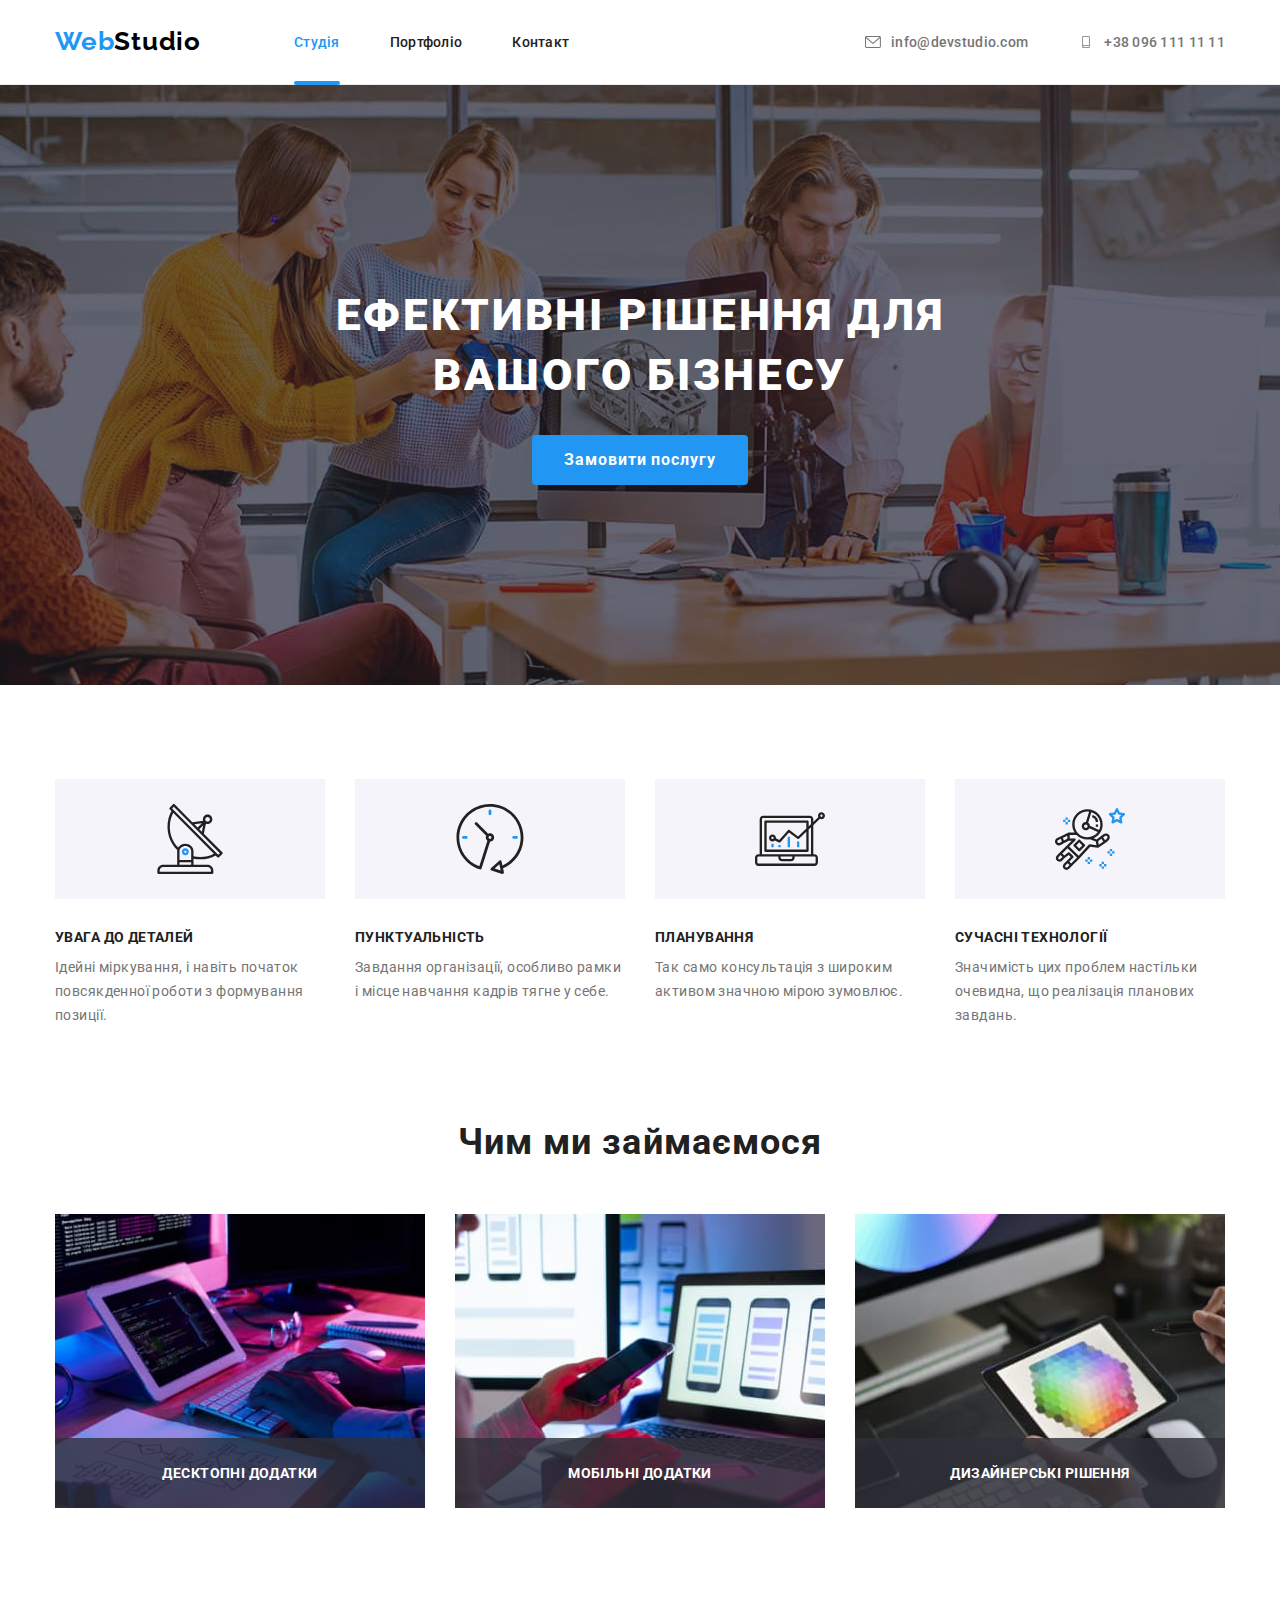
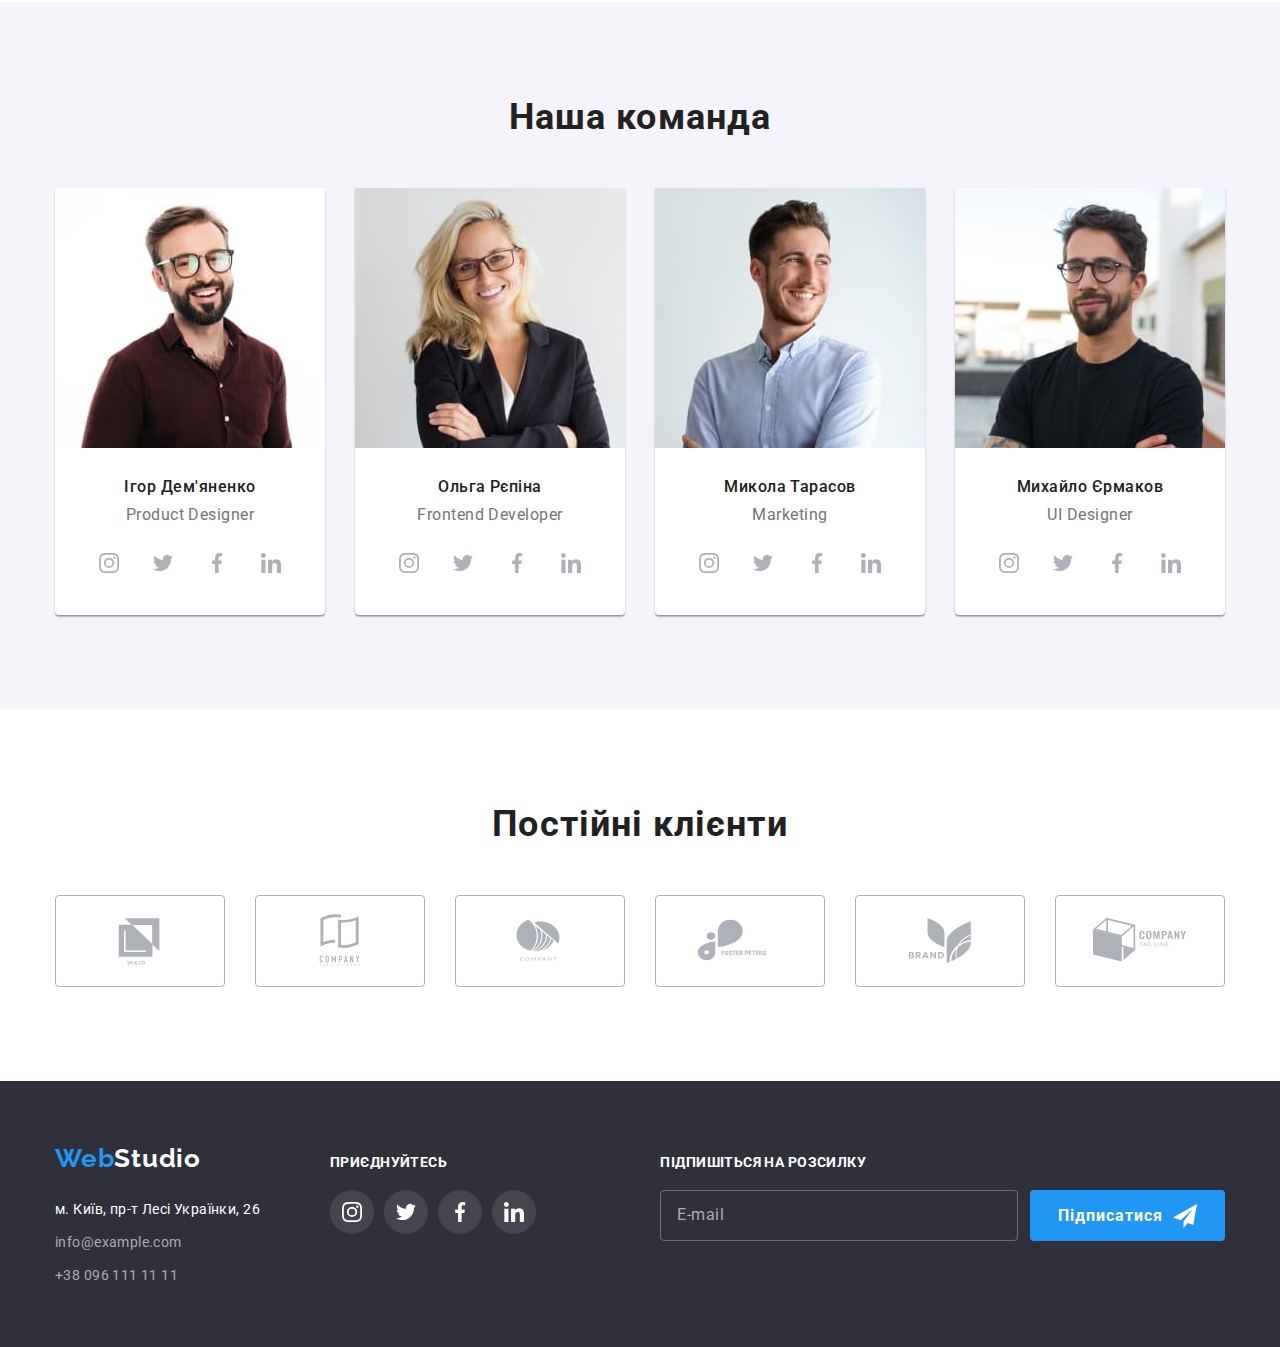
<file: index.html>
<!DOCTYPE html>
<html lang="ru">
  <head>
    <link rel="preconnect" href="https://fonts.googleapis.com" />
    <link rel="preconnect" href="https://fonts.gstatic.com" crossorigin />
    <link
      href="https://fonts.googleapis.com/css2?family=Raleway:wght@700&family=Roboto:wght@400;500;700;900&display=swap"
      rel="stylesheet"
    />
    <link
      rel="stylesheet"
      href="https://cdnjs.cloudflare.com/ajax/libs/modern-normalize/0.6.0/modern-normalize.min.css"
    />
    <link rel="stylesheet" href="./css/styles.css" />
    <meta charset="UTF-8" />
    <meta http-equiv="X-UA-Compatible" content="IE=edge" />
    <meta name="viewport" content="width=device-width, initial-scale=1.0" />
    <title>Document</title>
  </head>

  <body>
    <header class="header">
      <div class="container flex-for-header">
        <a class="logo" href="./index.html" lang="en">Web<span class="logo-accent">Studio</span></a>
        <nav class="nav">
          <ul class="link-list">
            <li class="link-name"><a class="link-item current" href="./index.html">Студія</a></li>
            <li class="link-name"><a class="link-item" href="./portfolio.html">Портфоліо</a></li>
            <li class="link-name"><a class="link-item" href="./">Контакт</a></li>
          </ul>
        </nav>
        <ul class="contact-list">
          <li class="contact-name">
            <a class="contact-item" href="mailto:info@devstudio.com"
              ><svg class="contact-icon" width="16" height="12">
                <use href="./images/icons.svg#icon-envelope"></use></svg
              >info@devstudio.com</a
            >
          </li>
          <li class="contact-name">
            <a class="contact-item" href="tel:+380961111111"
              ><svg class="contact-icon" width="16" height="12">
                <use href="./images/icons.svg#icon-smartphone"></use></svg
              >+38 096 111 11 11</a
            >
          </li>
        </ul>
      </div>
    </header>

    <main>
      <section class="hero">
        <div class="container">
          <h1 class="hero-title">
            Ефективні рішення для <br />
            вашого бізнесу
          </h1>
          <button type="button" class="hero-button" data-modal-open>Замовити послугу</button>
        </div>
      </section>

      <section class="benefits">
        <div class="container">
          <h2 class="visually-hidden">Переваги</h2>
          <ul class="benefit-list">
            <li class="benefit-item">
              <div class="benefit-div">
                <svg class="benefit-icon" width="70" height="70">
                  <use href="./images/icons.svg#icon-antenna"></use>
                </svg>
              </div>
              <h3 class="benefit-title">Увага до деталей</h3>
              <p class="benefit-text">
                Ідейні міркування, і навіть початок повсякденної роботи з формування позиції.
              </p>
            </li>

            <li class="benefit-item">
              <div class="benefit-div">
                <svg class="benefit-icon" width="70" height="70">
                  <use href="./images/icons.svg#icon-clock"></use>
                </svg>
              </div>
              <h3 class="benefit-title">Пунктуальність</h3>
              <p class="benefit-text">
                Завдання організації, особливо рамки і місце навчання кадрів тягне у себе.
              </p>
            </li>

            <li class="benefit-item">
              <div class="benefit-div">
                <svg class="benefit-icon" width="70" height="70">
                  <use href="./images/icons.svg#icon-diagram"></use>
                </svg>
              </div>
              <h3 class="benefit-title">Планування</h3>
              <p class="benefit-text">
                Так само консультація з широким активом значною мірою зумовлює.
              </p>
            </li>

            <li class="benefit-item">
              <div class="benefit-div">
                <svg class="benefit-icon" width="70" height="70">
                  <use href="./images/icons.svg#icon-astronaut"></use>
                </svg>
              </div>
              <h3 class="benefit-title">Сучасні технології</h3>
              <p class="benefit-text">
                Значимість цих проблем настільки очевидна, що реалізація планових завдань.
              </p>
            </li>
          </ul>
        </div>
      </section>

      <section class="activities">
        <div class="container">
          <h2 class="activities-title">Чим ми займаємося</h2>
          <ul class="activities-list">
            <li class="activities-item">
              <div class="activities-thumb">
                <img src="./images/box1.jpg" alt="займаємся1" width="370" />
                <p class="activities-text">Десктопні додатки</p>
              </div>
            </li>

            <li class="activities-item">
              <div class="activities-thumb">
                <img src="./images/box2.jpg" alt="займаємся2" width="370" />
                <p class="activities-text">Мобільні додатки</p>
              </div>
            </li>

            <li class="activities-item">
              <div class="activities-thumb">
                <img src="./images/box3.jpg" alt="займаємся3" width="370" />
                <p class="activities-text">Дизайнерські рішення</p>
              </div>
            </li>
          </ul>
        </div>
      </section>

      <section class="teem">
        <div class="container">
          <h2 class="teem-title">Наша команда</h2>
          <ul class="teem-list">
            <li class="teem-card">
              <img src="./images/teem/igor.jpg" alt="Игорь" width="270" />
              <div class="teem-div">
                <h3 class="teem-member">Ігор Дем'яненко</h3>
                <p lang="en" class="teem-member-text">Product Designer</p>
                <ul class="teem-soc-list">
                  <li class="teem-soc-item">
                    <a href="" class="teem-soc-link"
                      ><svg class="teem-soc-icon" width="20" height="20">
                        <use href="./images/icons.svg#icon-instagram"></use></svg
                    ></a>
                  </li>
                  <li class="teem-soc-item">
                    <a href="" class="teem-soc-link">
                      <svg class="teem-soc-icon" width="20" height="20">
                        <use href="./images/icons.svg#icon-twitter"></use></svg
                    ></a>
                  </li>
                  <li class="teem-soc-item">
                    <a href="" class="teem-soc-link"
                      ><svg class="teem-soc-icon" width="20" height="20">
                        <use href="./images/icons.svg#icon-facebook"></use></svg
                    ></a>
                  </li>
                  <li class="teem-soc-item">
                    <a href="" class="teem-soc-link"
                      ><svg class="teem-soc-icon" width="20" height="20">
                        <use href="./images/icons.svg#icon-linkedin"></use></svg
                    ></a>
                  </li>
                </ul>
              </div>
            </li>
            <li class="teem-card">
              <img src="./images/teem/olga.jpg" alt="Ольга" width="270" />
              <div class="teem-div">
                <h3 class="teem-member">Ольга Рєпіна</h3>
                <p lang="en" class="teem-member-text">Frontend Developer</p>

                <ul class="teem-soc-list">
                  <li class="teem-soc-item">
                    <a href="" class="teem-soc-link"
                      ><svg class="teem-soc-icon" width="20" height="20">
                        <use href="./images/icons.svg#icon-instagram"></use></svg
                    ></a>
                  </li>
                  <li class="teem-soc-item">
                    <a href="" class="teem-soc-link">
                      <svg class="teem-soc-icon" width="20" height="20">
                        <use href="./images/icons.svg#icon-twitter"></use></svg
                    ></a>
                  </li>
                  <li class="teem-soc-item">
                    <a href="" class="teem-soc-link"
                      ><svg class="teem-soc-icon" width="20" height="20">
                        <use href="./images/icons.svg#icon-facebook"></use></svg
                    ></a>
                  </li>
                  <li class="teem-soc-item">
                    <a href="" class="teem-soc-link"
                      ><svg class="teem-soc-icon" width="20" height="20">
                        <use href="./images/icons.svg#icon-linkedin"></use></svg
                    ></a>
                  </li>
                </ul>
              </div>
            </li>
            <li class="teem-card">
              <img src="./images/teem/nickolai.jpg" alt="Николай" width="270" />
              <div class="teem-div">
                <h3 class="teem-member">Микола Тарасов</h3>
                <p lang="en" class="teem-member-text">Marketing</p>

                <ul class="teem-soc-list">
                  <li class="teem-soc-item">
                    <a href="" class="teem-soc-link"
                      ><svg class="teem-soc-icon" width="20" height="20">
                        <use href="./images/icons.svg#icon-instagram"></use></svg
                    ></a>
                  </li>
                  <li class="teem-soc-item">
                    <a href="" class="teem-soc-link">
                      <svg class="teem-soc-icon" width="20" height="20">
                        <use href="./images/icons.svg#icon-twitter"></use></svg
                    ></a>
                  </li>
                  <li class="teem-soc-item">
                    <a href="" class="teem-soc-link"
                      ><svg class="teem-soc-icon" width="20" height="20">
                        <use href="./images/icons.svg#icon-facebook"></use></svg
                    ></a>
                  </li>
                  <li class="teem-soc-item">
                    <a href="" class="teem-soc-link"
                      ><svg class="teem-soc-icon" width="20" height="20">
                        <use href="./images/icons.svg#icon-linkedin"></use></svg
                    ></a>
                  </li>
                </ul>
              </div>
            </li>
            <li class="teem-card">
              <img src="./images/teem/mikhail.jpg" alt="Михаил" width="270" />
              <div class="teem-div">
                <h3 class="teem-member">Михайло Єрмаков</h3>
                <p lang="en" class="teem-member-text">UI Designer</p>
                <ul class="teem-soc-list">
                  <li class="teem-soc-item">
                    <a href="" class="teem-soc-link"
                      ><svg class="teem-soc-icon" width="20" height="20">
                        <use href="./images/icons.svg#icon-instagram"></use></svg
                    ></a>
                  </li>
                  <li class="teem-soc-item">
                    <a href="" class="teem-soc-link">
                      <svg class="teem-soc-icon" width="20" height="20">
                        <use href="./images/icons.svg#icon-twitter"></use></svg
                    ></a>
                  </li>
                  <li class="teem-soc-item">
                    <a href="" class="teem-soc-link"
                      ><svg class="teem-soc-icon" width="20" height="20">
                        <use href="./images/icons.svg#icon-facebook"></use></svg
                    ></a>
                  </li>
                  <li class="teem-soc-item">
                    <a href="" class="teem-soc-link"
                      ><svg class="teem-soc-icon" width="20" height="20">
                        <use href="./images/icons.svg#icon-linkedin"></use></svg
                    ></a>
                  </li>
                </ul>
              </div>
            </li>
          </ul>
        </div>
      </section>
      <section class="clients">
        <div class="container">
          <h2 class="clients-title">Постійні клієнти</h2>
          <ul class="clients-list">
            <li class="clients-item">
              <a href="" class="clients-link"
                ><svg class="clients-icon" width="106" height="60">
                  <use href="./images/icons.svg#icon-Logo1"></use></svg
              ></a>
            </li>
            <li class="clients-item">
              <a href="" class="clients-link"
                ><svg class="clients-icon" width="106" height="60">
                  <use href="./images/icons.svg#icon-Logo2"></use></svg
              ></a>
            </li>
            <li class="clients-item">
              <a href="" class="clients-link"
                ><svg class="clients-icon" width="106" height="60">
                  <use href="./images/icons.svg#icon-Logo3"></use></svg
              ></a>
            </li>
            <li class="clients-item">
              <a href="" class="clients-link"
                ><svg class="clients-icon" width="106" height="60">
                  <use href="./images/icons.svg#icon-Logo4"></use></svg
              ></a>
            </li>
            <li class="clients-item">
              <a href="" class="clients-link"
                ><svg class="clients-icon" width="106" height="60">
                  <use href="./images/icons.svg#icon-Logo5"></use></svg
              ></a>
            </li>
            <li class="clients-item">
              <a href="" class="clients-link"
                ><svg class="clients-icon" width="106" height="60">
                  <use href="./images/icons.svg#icon-Logo6"></use></svg
              ></a>
            </li>
          </ul>
        </div>
      </section>
    </main>

    <footer class="footer">
      <div class="container flex-for-footer">
        <div class="footer-with-address">
          <a class="logo footer-logo" href="./index.html" lang="en"
            >Web<span class="footer-logo-accent">Studio</span>
          </a>
          <address class="footer-address">
            <p class="footer-address-text physical">м. Київ, пр-т Лесі Українки, 26</p>
            <ul class="footer-address-list">
              <li class="footer-address-item">
                <a class="footer-address-text mail" href="mailto:info@devstudio.com"
                  >info@example.com</a
                >
              </li>
              <li class="footer-address-item">
                <a class="footer-address-text phone" href="tel:+380961111111">+38 096 111 11 11</a>
              </li>
            </ul>
          </address>
        </div>
        <div class="footer-with-caller">
          <h3 class="footer-caller">Приєднуйтесь</h3>
          <ul class="footer-caller-list">
            <li class="footer-caller-item">
              <a href="" class="footer-caller-link"
                ><svg class="footer-caller-icon" width="20" height="20">
                  <use href="./images/icons.svg#icon-instagram"></use></svg
              ></a>
            </li>
            <li class="footer-caller-item">
              <a href="" class="footer-caller-link"
                ><svg class="footer-caller-icon" width="20" height="20">
                  <use href="./images/icons.svg#icon-twitter"></use></svg
              ></a>
            </li>
            <li class="footer-caller-item">
              <a href="" class="footer-caller-link"
                ><svg class="footer-caller-icon" width="20" height="20">
                  <use href="./images/icons.svg#icon-facebook"></use></svg
              ></a>
            </li>
            <li class="footer-caller-item">
              <a href="" class="footer-caller-link"
                ><svg class="footer-caller-icon" width="20" height="20">
                  <use href="./images/icons.svg#icon-linkedin"></use></svg
              ></a>
            </li>
          </ul>
        </div>

        <div class="footer-with-subscription">
          <h3 class="footer-caller">Підпишіться на розсилку</h3>
          <form class="user-email-form">
            <div class="user-email-div">
              <input
                class="subcription-email"
                type="email"
                name="email"
                id="user_email"
                placeholder="E-mail"
              />
              <button type="submit" class="subscription-btn">
                Підписатися
                <svg class="send-icon" width="24" height="24">
                  <use href="./images/icons.svg#icon-icon-send-airplane"></use>
                </svg>
              </button>
            </div>
          </form>
        </div>
      </div>
    </footer>

    <div class="backdrop is-hidden" data-modal>
      <div class="modal">
        <button type="button" class="close-button-modal" data-modal-close>
          <svg class="close-button-icon" width="11" height="11">
            <use href="./images/icons.svg#icon-Vector"></use>
          </svg>
        </button>

        <h3 class="modal-title">Залиште свої дані, ми вам передзвонимо</h3>

        <form class="modal-form">
          <div class="form-div">
            <label for="user-name">Ім'я</label>
            <input type="text" class="form-input" name="name" id="user-name" />
            <svg class="user-icon" width="18" height="18">
              <use href="./images/icons.svg#icon-person-black-18dp-1"></use>
            </svg>
          </div>

          <div class="form-div">
            <label for="user-tel">Телефон</label>
            <input type="tel" class="form-input" name="tel" id="user-tel" />
            <svg class="user-icon" width="18" height="18">
              <use href="./images/icons.svg#icon-phone-black-18dp-1"></use>
            </svg>
          </div>

          <div class="form-div">
            <label for="user-mail">Пошта</label>
            <input type="email" class="form-input" name="mail" id="user-mail" />
            <svg class="user-icon" width="18" height="18">
              <use href="./images/icons.svg#icon-email-black-18dp-1"></use>
            </svg>
          </div>

          <div class="form-div">
            <label for="user-comment">Коментар</label>
            <textarea
              class="user-comment"
              name="comment"
              id="user-comment"
              placeholder="Введіть текст"
            ></textarea>
          </div>

          <div class="check-box-div">
            <input
              type="checkbox"
              class="check-box visually-hidden"
              name="checkbox"
              id="agreement"
              value="true"
            />

            <label for="agreement"
              ><span class="chech-span"
                ><svg class="check-icon" width="13" height="10">
                  <use href="./images/icons.svg#icon-check2"></use></svg></span
              >Погоджуюся з розсилкою та приймаю&nbsp;
              <a href="./" class="terms"><span class="terms-text">Умови договору</span></a></label
            >
          </div>

          <button type="submit" class="agreement-btn">Відправити</button>
        </form>
      </div>
    </div>

    <script src="./js/modal.js"></script>
  </body>
</html>
</file>
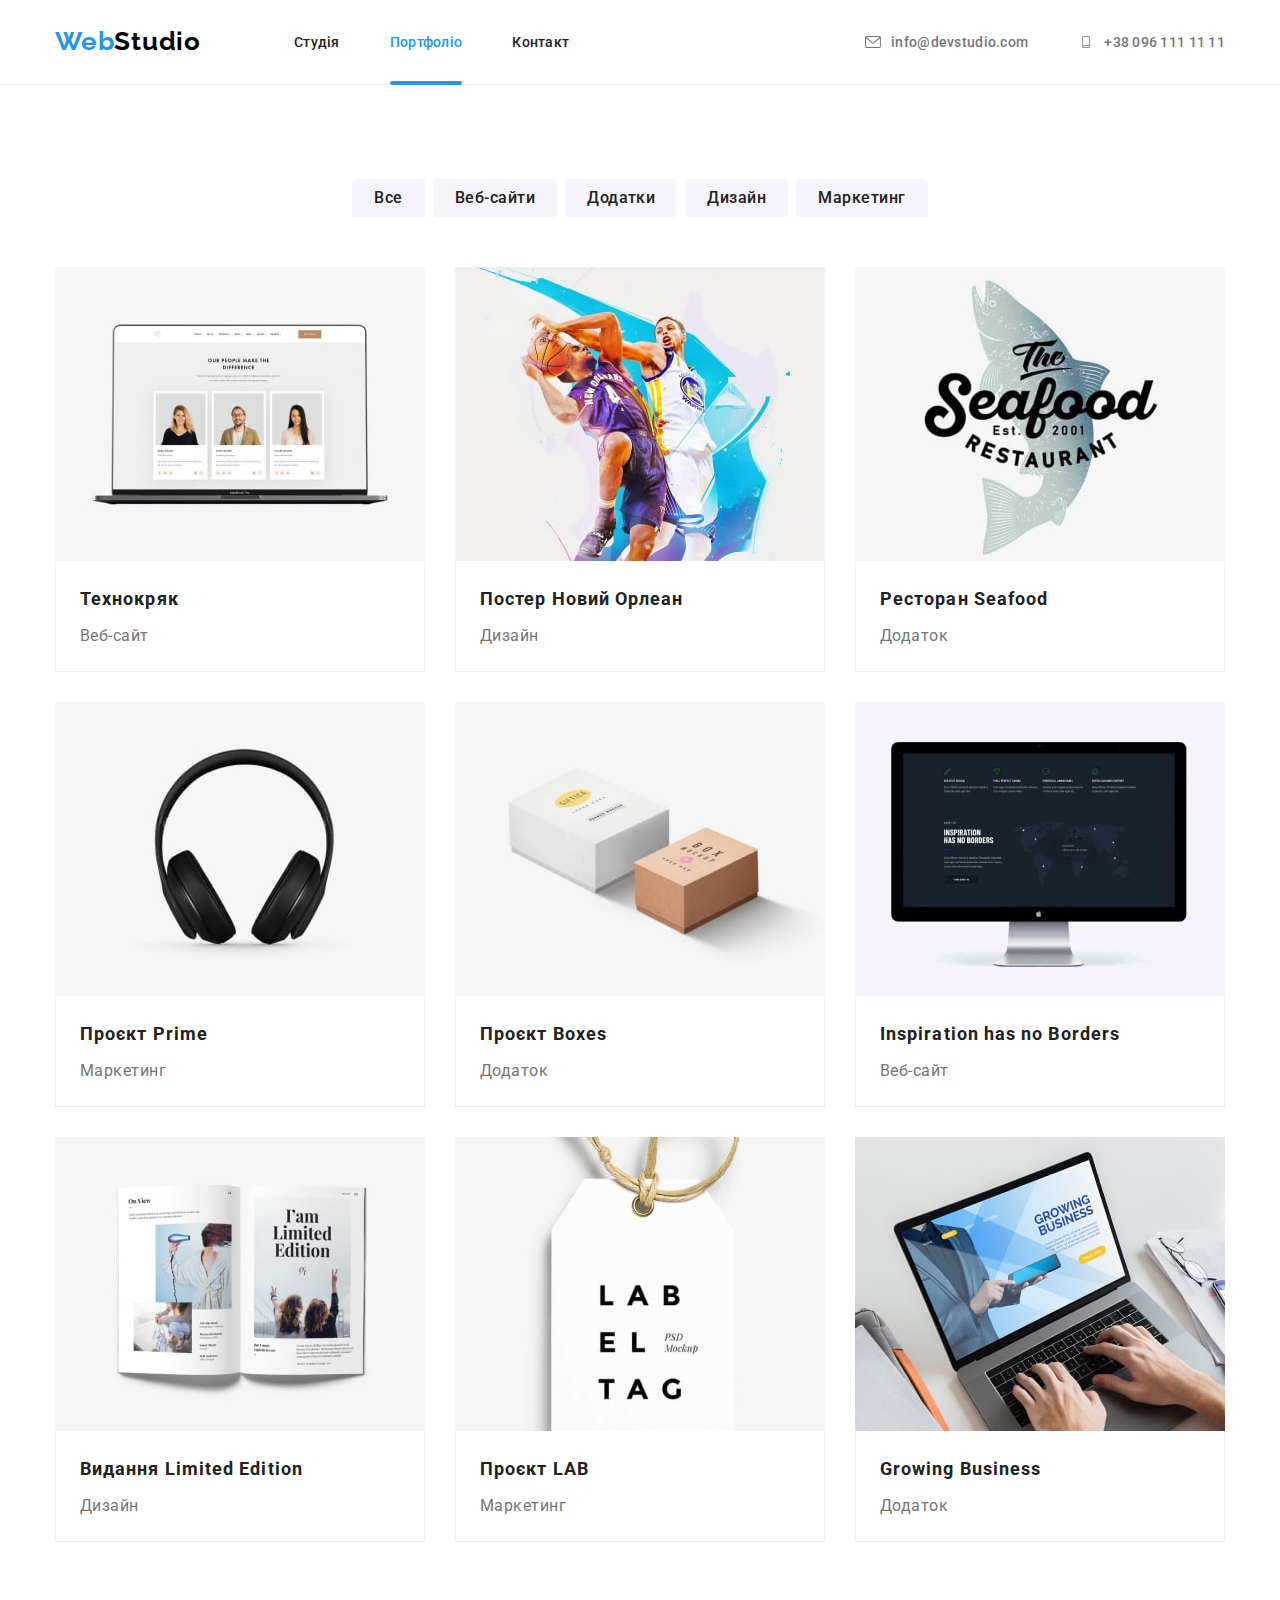
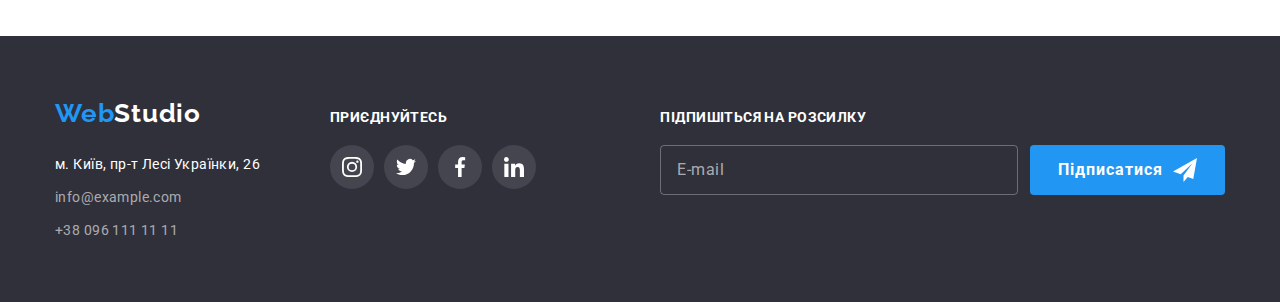
<file: portfolio.html>
<!DOCTYPE html>
<html lang="ru">
  <head>
    <link rel="preconnect" href="https://fonts.googleapis.com" />
    <link rel="preconnect" href="https://fonts.gstatic.com" crossorigin />
    <link
      href="https://fonts.googleapis.com/css2?family=Raleway:wght@700&family=Roboto:wght@400;500;700;900&display=swap"
      rel="stylesheet"
    />
    <link
      rel="stylesheet"
      href="https://cdnjs.cloudflare.com/ajax/libs/modern-normalize/0.6.0/modern-normalize.min.css"
    />
    <link rel="stylesheet" href="./css/styles.css" />
    <meta charset="UTF-8" />
    <meta http-equiv="X-UA-Compatible" content="IE=edge" />
    <meta name="viewport" content="width=device-width, initial-scale=1.0" />
    <title>Document</title>
  </head>

  <body>
    <header class="header">
      <div class="container flex-for-header">
        <a class="logo" href="./index.html" lang="en">Web<span class="logo-accent">Studio</span></a>
        <nav class="nav">
          <ul class="link-list">
            <li class="link-name"><a class="link-item" href="./index.html">Студія</a></li>
            <li class="link-name">
              <a class="link-item current" href="./portfolio.html">Портфоліо</a>
            </li>
            <li class="link-name"><a class="link-item" href="./">Контакт</a></li>
          </ul>
        </nav>
        <ul class="contact-list">
          <li class="contact-name">
            <a class="contact-item" href="mailto:info@devstudio.com"
              ><svg class="contact-icon" width="16" height="12">
                <use href="./images/icons.svg#icon-envelope"></use></svg
              >info@devstudio.com</a
            >
          </li>
          <li class="contact-name">
            <a class="contact-item" href="tel:+380961111111"
              ><svg class="contact-icon" width="16" height="12">
                <use href="./images/icons.svg#icon-smartphone"></use></svg
              >+38 096 111 11 11</a
            >
          </li>
        </ul>
      </div>
    </header>

    <main>
      <section class="examples">
        <div class="container">
          <h1 class="visually-hidden">Фільтр</h1>

          <ul class="filter-list">
            <li class="filter-item"><button type="button" class="filter-button">Все</button></li>

            <li class="filter-item">
              <button type="button" class="filter-button">Веб-сайти</button>
            </li>

            <li class="filter-item">
              <button type="button" class="filter-button">Додатки</button>
            </li>

            <li class="filter-item"><button type="button" class="filter-button">Дизайн</button></li>

            <li class="filter-item">
              <button type="button" class="filter-button">Маркетинг</button>
            </li>
          </ul>

          <h2 class="examples visually-hidden">Приклади</h2>

          <ul class="examples-list">
            <li class="example-demo">
              <a class="example-demo-link" href="/">
                <div class="thumb-example">
                  <img src="./images/examples/technokriak.jpg" alt="Технокряк" width="370" />
                  <p class="about-example">
                    Технокряк пропонує комплексні рішення з різним рівнем функціоналу та сервісів.
                    Все це дозволить відвідувачу отримати вичерпні відомості про компанію чи
                    приватну особу.
                  </p>
                </div>
                <div class="example-div">
                  <h3 class="example-title">Технокряк</h3>
                  <p class="example-text">Веб-сайт</p>
                </div>
              </a>
            </li>

            <li class="example-demo">
              <a class="example-demo-link" href="/">
                <div class="thumb-example">
                  <img src="./images/examples/poster.jpg" alt="Постер" width="370" />
                  <p class="about-example">
                    Новий Орлеан пропонує комплексні рішення з різним рівнем функціоналу та
                    сервісів. Все це дозволить відвідувачу отримати вичерпні відомості про компанію
                    чи приватну особу.
                  </p>
                </div>
                <div class="example-div">
                  <h3 class="example-title">Постер Новий Орлеан</h3>
                  <p class="example-text">Дизайн</p>
                </div>
              </a>
            </li>

            <li class="example-demo">
              <a class="example-demo-link" href="/">
                <div class="thumb-example">
                  <img src="./images/examples/restaurant.jpg" alt="Ресторан" width="370" />
                  <p class="about-example">
                    Ресторан пропонує комплексні рішення з різним рівнем функціоналу та сервісів.
                    Все це дозволить відвідувачу отримати вичерпні відомості про компанію чи
                    приватну особу.
                  </p>
                </div>
                <div class="example-div">
                  <h3 class="example-title">Ресторан Seafood</h3>
                  <p class="example-text">Додаток</p>
                </div>
              </a>
            </li>

            <li class="example-demo">
              <a class="example-demo-link" href="/">
                <div class="thumb-example">
                  <img src="./images/examples/earphones.jpg" alt="Проект Прайм" width="370" />
                  <p class="about-example">
                    Проєкт Prime пропонує комплексні рішення з різним рівнем функціоналу та
                    сервісів. Все це дозволить відвідувачу отримати вичерпні відомості про компанію
                    чи приватну особу.
                  </p>
                </div>
                <div class="example-div">
                  <h3 class="example-title">Проєкт Prime</h3>
                  <p class="example-text">Маркетинг</p>
                </div>
              </a>
            </li>

            <li class="example-demo">
              <a class="example-demo-link" href="/">
                <div class="thumb-example">
                  <img src="./images/examples/boxes.jpg" alt="Проект Коробочки" width="370" />
                  <p class="about-example">
                    Проєкт Boxes пропонує комплексні рішення з різним рівнем функціоналу та
                    сервісів. Все це дозволить відвідувачу отримати вичерпні відомості про компанію
                    чи приватну особу.
                  </p>
                </div>
                <div class="example-div">
                  <h3 class="example-title">Проєкт Boxes</h3>
                  <p class="example-text">Додаток</p>
                </div>
              </a>
            </li>

            <li class="example-demo">
              <a class="example-demo-link" href="/">
                <div class="thumb-example">
                  <img
                    src="./images/examples/noborders.jpg"
                    alt="Изображение монитора"
                    width="370"
                  />
                  <p class="about-example">
                    Inspiration has no Borders пропонує комплексні рішення з різним рівнем
                    функціоналу та сервісів. Все це дозволить відвідувачу отримати вичерпні
                    відомості про компанію чи приватну особу.
                  </p>
                </div>
                <div class="example-div">
                  <h3 class="example-title">Inspiration has no Borders</h3>
                  <p class="example-text">Веб-сайт</p>
                </div>
              </a>
            </li>

            <li class="example-demo">
              <a class="example-demo-link" href="/">
                <div class="thumb-example">
                  <img src="./images/examples/edition.jpg" alt="Издание" width="370" />
                  <p class="about-example">
                    Видання пропонує комплексні рішення з різним рівнем функціоналу та сервісів. Все
                    це дозволить відвідувачу отримати вичерпні відомості про компанію чи приватну
                    особу.
                  </p>
                </div>
                <div class="example-div">
                  <h3 class="example-title">Видання Limited Edition</h3>
                  <p class="example-text">Дизайн</p>
                </div>
              </a>
            </li>

            <li class="example-demo">
              <a class="example-demo-link" href="/">
                <div class="thumb-example">
                  <img src="./images/examples/lab.jpg" alt="Проект ЛАБ" width="370" />
                  <p class="about-example">
                    Проєкт LAB пропонує комплексні рішення з різним рівнем функціоналу та сервісів.
                    Все це дозволить відвідувачу отримати вичерпні відомості про компанію чи
                    приватну особу.
                  </p>
                </div>
                <div class="example-div">
                  <h3 class="example-title">Проєкт LAB</h3>
                  <p class="example-text">Маркетинг</p>
                </div>
              </a>
            </li>

            <li class="example-demo">
              <a class="example-demo-link" href="/">
                <div class="thumb-example">
                  <img src="./images/examples/growing.jpg" alt="Изображение ноутбука" width="370" />
                  <p class="about-example">
                    Growing Business пропонує комплексні рішення з різним рівнем функціоналу та
                    сервісів. Все це дозволить відвідувачу отримати вичерпні відомості про компанію
                    чи приватну особу.
                  </p>
                </div>
                <div class="example-div">
                  <h3 class="example-title">Growing Business</h3>
                  <p class="example-text">Додаток</p>
                </div>
              </a>
            </li>
          </ul>
        </div>
      </section>
    </main>

    <footer class="footer">
      <div class="container flex-for-footer">
        <div class="footer-with-address">
          <a class="logo footer-logo" href="./index.html" lang="en"
            >Web<span class="footer-logo-accent">Studio</span>
          </a>
          <address class="footer-address">
            <p class="footer-address-text physical">м. Київ, пр-т Лесі Українки, 26</p>
            <ul class="footer-address-list">
              <li class="footer-address-item">
                <a class="footer-address-text mail" href="mailto:info@devstudio.com"
                  >info@example.com</a
                >
              </li>
              <li class="footer-address-item">
                <a class="footer-address-text phone" href="tel:+380961111111">+38 096 111 11 11</a>
              </li>
            </ul>
          </address>
        </div>
        <div class="footer-with-caller">
          <h3 class="footer-caller">Приєднуйтесь</h3>
          <ul class="footer-caller-list">
            <li class="footer-caller-item">
              <a href="" class="footer-caller-link"
                ><svg class="footer-caller-icon" width="20" height="20">
                  <use href="./images/icons.svg#icon-instagram"></use></svg
              ></a>
            </li>
            <li class="footer-caller-item">
              <a href="" class="footer-caller-link"
                ><svg class="footer-caller-icon" width="20" height="20">
                  <use href="./images/icons.svg#icon-twitter"></use></svg
              ></a>
            </li>
            <li class="footer-caller-item">
              <a href="" class="footer-caller-link"
                ><svg class="footer-caller-icon" width="20" height="20">
                  <use href="./images/icons.svg#icon-facebook"></use></svg
              ></a>
            </li>
            <li class="footer-caller-item">
              <a href="" class="footer-caller-link"
                ><svg class="footer-caller-icon" width="20" height="20">
                  <use href="./images/icons.svg#icon-linkedin"></use></svg
              ></a>
            </li>
          </ul>
        </div>

        <div class="footer-with-subscription">
          <h3 class="footer-caller">Підпишіться на розсилку</h3>
          <form class="user-email-form">
            <div class="user-email-div">
              <input
                class="subcription-email"
                type="email"
                name="email"
                id="user_email"
                placeholder="E-mail"
              />
              <button type="submit" class="subscription-btn">
                Підписатися
                <svg class="send-icon" width="24" height="24">
                  <use href="./images/icons.svg#icon-icon-send-airplane"></use>
                </svg>
              </button>
            </div>
          </form>
        </div>
      </div>
    </footer>
  </body>
</html>
</file>
<file: css/styles.css>
/* :root спільний для обох сторінок */

:root {
  --primary-text-color: #212121;
  --secondary-text-color: #757575;
  --tertiary-text-color: #ffffff;
  --logo-text-color: #2196f3;
  --accent-color: #000000;
  --active-link-color: #2196f3;
  --active-link-hero-color: #188ce8;
  --footer-address-text-color: #ffffff99;
  --primary-background-color: #ffffff;
  --secondary-background-color: #2f303a;
  --tertiary-background-color: #f5f4fa;
  --primary-border-features: 1px solid #ececec;
  --secondary-border-features: 1px solid #eeeeee;
}

/* body спільний для обох сторінок */

body {
  font-family: 'Roboto', sans-serif;
}

h1,
h2,
h3,
h4,
p {
  margin: 0;
  padding: 0;
}

ul,
li {
  margin: 0;
  padding: 0;
  list-style: none;
}

img {
  display: block;
  max-width: 100%;
  height: auto;
}

.visually-hidden {
  position: absolute;
  white-space: nowrap;
  width: 1px;
  height: 1px;
  overflow: hidden;
  border: 0;
  padding: 0;
  clip: rect(0 0 0 0);
  clip-path: inset(50%);
  margin: -1px;
}

input,
textarea {
  margin: 0;
  padding: 0;
  outline: none;
}

/* Загальний контейнер */

.container {
  width: 100%;
  width: 1200px;
  margin: 0 auto;
  padding: 0 15px;
}

/* Header спільний для обох сторінок */

.header {
  border-bottom: var(--primary-border-features);
}

.flex-for-header {
  display: flex;
  align-items: center;
}

.logo {
  font-family: 'Raleway', sans-serif;
  font-weight: 700;
  font-size: 26px;
  line-height: calc(35.96 / 26);
  letter-spacing: 0.03em;
  color: var(--logo-text-color);
  text-decoration: none;
  margin: 0 93px 0 0;
  padding: 24px 0;
}

.logo-accent {
  color: var(--accent-color);
}

.nav {
  margin-right: auto;
  padding: 0;
}

.link-list {
  display: flex;
  align-items: center;
  margin: 0;
  padding: 0;
}

.link-item {
  font-weight: 500;
  font-size: 14px;
  line-height: calc(16 / 14);
  letter-spacing: 0.02em;
  color: var(--primary-text-color);
  text-decoration: none;

  display: block;
  padding-top: 32px;
  padding-bottom: 32px;

  transition: color 250ms cubic-bezier(0.4, 0, 0.2, 1);
}

.link-name {
  position: relative;
}

.link-name:not(:last-child) {
  margin-right: 50px;
}

.link-item:hover,
.link-item:focus {
  color: var(--active-link-color);
}

.link-item.current {
  color: var(--active-link-color);
}

.link-item.current::after {
  content: '';
  position: absolute;
  bottom: -3px;
  left: 0;

  width: 100%;
  height: 4px;
  border-radius: 2px;
  background-color: var(--active-link-color);
}

.contact-list {
  display: flex;
  justify-content: center;
  align-items: center;
}

.contact-icon {
  margin-right: 10px;
  fill: var(--secondary-text-color);
  transition: fill 250ms cubic-bezier(0.4, 0, 0.2, 1);
}

.contact-item {
  display: flex;
  align-items: center;
  justify-content: center;
  font-weight: 500;
  font-size: 14px;
  line-height: calc(16 / 14);
  letter-spacing: 0.02em;
  color: var(--secondary-text-color);
  text-decoration: none;
  transition: color 250ms cubic-bezier(0.4, 0, 0.2, 1);
}

.contact-item:hover,
.contact-item:focus {
  color: var(--active-link-color);
}

.contact-item:hover .contact-icon,
.contact-item:focus .contact-icon {
  fill: currentColor;
}

.contact-name:not(:last-child) {
  margin-right: 50px;
}

/* Сторінка "Студія" */

.hero,
.footer {
  background-color: var(--secondary-background-color);
}

.hero {
  padding: 200px 0;
  margin: auto;
  max-width: 1600px;
  background-image: linear-gradient(rgba(47, 48, 58, 0.4), rgba(47, 48, 58, 0.4)),
    url(../images/bg-hero/bg-hero-img.jpg);
  background-repeat: no-repeat;
  background-position: center;
  background-size: cover;
}

.hero-title {
  margin: 0 auto 30px;

  font-weight: 900;
  font-size: 44px;
  line-height: calc(60 / 44);
  text-align: center;
  letter-spacing: 0.06em;
  text-transform: uppercase;
  color: var(--tertiary-text-color);
}
.hero-button {
  display: flex;

  margin: 0 auto;
  padding: 10px 32px;

  font-family: inherit;
  font-weight: 700;
  font-size: 16px;
  line-height: calc(30 / 16);
  align-items: center;
  text-align: center;
  letter-spacing: 0.06em;
  color: var(--tertiary-text-color);
  background-color: var(--active-link-color);
  cursor: pointer;
  border: transparent;
  border-radius: 4px;

  transition: background-color 250ms cubic-bezier(0.4, 0, 0.2, 1);
}

.hero-button:hover,
.hero-button:focus {
  background-color: var(--active-link-hero-color);
}

.benefits {
  padding-top: 94px;
  margin: 0 auto;
}

.benefit-list {
  display: flex;
  gap: 30px;
}

.benefit-div {
  display: flex;
  align-items: center;
  justify-content: center;
  width: 270px;
  height: 120px;
  background-color: var(--tertiary-background-color);
}

.benefit-title {
  font-weight: 700;
  font-size: 14px;
  line-height: 1.17;
  letter-spacing: 0.03em;
  text-transform: uppercase;
  color: var(--primary-text-color);
  margin-top: 30px;
  margin-bottom: 10px;
}
.benefit-text {
  font-size: 14px;
  line-height: calc(24 / 14);
  letter-spacing: 0.03em;
  color: var(--secondary-text-color);
}
.activities {
  padding: 94px 0;
}

.activities-title {
  font-weight: 700;
  font-size: 36px;
  line-height: calc(42.19 / 36);
  text-align: center;
  letter-spacing: 0.03em;
  color: var(--primary-text-color);

  margin: 0 auto 50px;
}

.activities-list {
  display: flex;
  margin-top: 50px;
  gap: 30px;
}

.activities-thumb {
  position: relative;
}

.activities-text {
  position: absolute;
  bottom: 0;

  display: flex;
  align-items: center;
  justify-content: center;

  font-weight: 700;
  font-size: 14px;
  line-height: calc(16 / 14);
  letter-spacing: 0.03em;
  text-transform: uppercase;
  width: 100%;
  height: 70px;

  color: var(--tertiary-text-color);
  background-color: rgba(47, 48, 58, 0.8);
}

.teem {
  padding: 94px 0;

  background-color: var(--tertiary-background-color);
}
.teem-title,
.clients-title {
  margin: 0 auto 50px;

  font-weight: 700;
  font-size: 36px;
  line-height: calc(42.19 / 36);
  text-align: center;
  letter-spacing: 0.03em;
  color: var(--primary-text-color);
}

.teem-list {
  display: flex;
  justify-content: center;
  gap: 30px;
}

.teem-card {
  background: var(--primary-background-color);
  box-shadow: 0px 1px 3px rgba(0, 0, 0, 0.12), 0px 1px 1px rgba(0, 0, 0, 0.14),
    0px 2px 1px rgba(0, 0, 0, 0.2);
  border-radius: 0px 0px 4px 4px;
}

.teem-member {
  margin-bottom: 10px;

  font-weight: 500;
  font-size: 16px;
  line-height: calc(18.75 / 16);
  text-align: center;
  letter-spacing: 0.03em;
  color: var(--primary-text-color);
}
.teem-member-text {
  font-size: 16px;
  line-height: calc(18.75 / 16);
  text-align: center;
  letter-spacing: 0.03em;
  color: var(--secondary-text-color);
  margin-bottom: 16px;
}

.teem-div {
  padding: 30px 0;
}

.teem-soc-list {
  display: flex;
  justify-content: center;

  gap: 10px;
}

.teem-soc-link {
  display: flex;
  align-items: center;
  justify-content: center;

  width: 44px;
  height: 44px;
  border-radius: 50%;

  transition: background-color 250ms cubic-bezier(0.4, 0, 0.2, 1);
}

.teem-soc-link:hover,
.teem-soc-link:focus {
  background-color: var(--active-link-color);
}

.teem-soc-link:hover .teem-soc-icon,
.teem-soc-link:focus .teem-soc-icon {
  fill: var(--tertiary-text-color);
}

.teem-soc-icon {
  fill: #afb1b8;
  transition: fill 250ms cubic-bezier(0.4, 0, 0.2, 1);
}

.clients {
  padding: 94px 0;
}

.clients-list {
  display: flex;
  justify-content: center;
  align-items: center;

  gap: 30px;
}

.clients-link {
  display: flex;
  align-items: center;
  justify-content: center;
  width: 170px;
  height: 92px;
  background: var(--primary-background-color);
  border: 1px solid #afb1b8;
  border-radius: 4px;
  transition: border 250ms cubic-bezier(0.4, 0, 0.2, 1);
}

.clients-icon {
  fill: #afb1b8;
  transition: fill 250ms cubic-bezier(0.4, 0, 0.2, 1);
}

.clients-link:hover,
.clients-link:focus {
  border: 1px solid var(--active-link-color);
}

.clients-link:hover .clients-icon,
.clients-link:focus .clients-icon {
  fill: var(--active-link-color);
}

.backdrop {
  position: fixed;
  top: 0;
  left: 0;
  width: 100%;
  height: 100%;
  background-color: rgba(0, 0, 0, 0.2);
  opacity: 1;
  visibility: visible;
  transition: opacity 250ms cubic-bezier(0.4, 0, 0.2, 1),
    visibility 250ms cubic-bezier(0.4, 0, 0.2, 1);
}

.backdrop.is-hidden {
  visibility: hidden;
  opacity: 0;
  pointer-events: none;
}

.backdrop.is-hidden .modal {
  transform: translate(-50%, -50%) scale(2);
  opacity: 0;
}

.modal {
  position: absolute;
  top: 50%;
  left: 50%;
  padding: 40px;

  height: 581px;
  width: 528px;

  transform: translate(-50%, -50%) scale(1);
  transition: transform 250ms cubic-bezier(0.4, 0, 0.2, 1),
    opacity 250ms cubic-bezier(0.4, 0, 0.2, 1);

  box-shadow: 0px 1px 3px rgba(0, 0, 0, 0.12), 0px 1px 1px rgba(0, 0, 0, 0.14),
    0px 2px 1px rgba(0, 0, 0, 0.2);
  border-radius: 4px;

  background-color: var(--primary-background-color);
  opacity: 1;
}

.close-button-modal {
  position: absolute;
  right: 8px;
  top: 8px;
  width: 30px;
  height: 30px;
  border: 1px solid #0000001a;
  border-radius: 50%;
  outline: none;

  background-color: transparent;

  cursor: pointer;
  transition: fill 250ms cubic-bezier(0.4, 0, 0.2, 1);
}

.close-button-icon {
  fill: var(--accent-color);
  transition: fill 250ms cubic-bezier(0.4, 0, 0.2, 1);
  outline: none;
}

.close-button-modal:focus .close-button-icon,
.close-button-modal:hover .close-button-icon {
  fill: var(--active-link-color);
}

.modal-title {
  font-weight: 700;
  font-size: 20px;
  line-height: calc(23 / 20);
  text-align: center;
  letter-spacing: 0.03em;
  margin-bottom: 12px;

  color: var(--primary-text-color);
}

.form-div {
  display: flex;
  flex-direction: column;

  position: relative;
}

.user-icon {
  position: absolute;
  bottom: 22px;
  left: 12px;
  transition: fill 250ms cubic-bezier(0.4, 0, 0.2, 1);
}

.form-input:focus + .user-icon,
.form-input:hover + .user-icon {
  fill: var(--active-link-color);
}

.form-input:focus,
.form-input:hover {
  border-color: var(--active-link-color);
}

.user-comment:focus,
.user-comment:hover {
  border-color: var(--active-link-color);
}

.form-div label {
  margin-bottom: 4px;
  font-size: 12px;
  line-height: calc(14 / 12);
  letter-spacing: 0.01em;

  color: var(--secondary-text-color);
}

.form-div input {
  margin-bottom: 10px;
  padding: 12px 42px;
  border: 1px solid rgba(33, 33, 33, 0.2);
  border-radius: 4px;
  height: 40px;
  cursor: pointer;
  transition: border-color 250ms cubic-bezier(0.4, 0, 0.2, 1);
}

.form-div textarea {
  height: 120px;
  padding: 12px 16px;
  border: 1px solid rgba(33, 33, 33, 0.2);
  border-radius: 4px;
  cursor: pointer;
  transition: border-color 250ms cubic-bezier(0.4, 0, 0.2, 1);
  resize: none;
}

.form-div textarea::placeholder {
  font-size: 12px;
  line-height: calc(14 / 12);
  letter-spacing: 0.01em;
  color: rgba(117, 117, 117, 0.5);
}

.check-box-div {
  display: flex;
  justify-content: center;
  align-items: center;
  margin: 20px 0 30px;
}

.check-box-div label {
  display: flex;
  align-items: center;

  font-size: 14px;
  line-height: calc(24 / 14);
  letter-spacing: 0.03em;

  color: var(--secondary-text-color);
}

.chech-span {
  width: 16px;
  height: 15px;
  margin-right: 7px;

  border: 2px solid var(--accent-color);
  border-radius: 2px;
  display: flex;
  justify-content: center;
  align-items: center;

  transition: background-color 250ms cubic-bezier(0.4, 0, 0.2, 1),
    border 250ms cubic-bezier(0.4, 0, 0.2, 1);
}

.check-icon {
  fill: transparent;
  transition: fill 250ms cubic-bezier(0.4, 0, 0.2, 1);
}

.check-box:checked + label .chech-span {
  background-color: var(--active-link-color);
  border: none;
}

.check-box:checked + label .check-icon {
  fill: var(--tertiary-text-color);
}

.check-box:focus + label .chech-span {
  border-color: var(--active-link-color);
}

.terms {
  text-decoration: none;
}

.terms-text {
  color: var(--active-link-color);
  text-decoration-line: underline;
}

.agreement-btn {
  display: flex;
  margin: auto;
  padding: 10px 52px;
  font-family: inherit;
  font-weight: 700;
  font-size: 16px;
  line-height: calc(30 / 16);
  align-items: center;
  text-align: center;
  letter-spacing: 0.06em;

  color: var(--tertiary-text-color);
  background-color: var(--active-link-color);
  cursor: pointer;
  border: transparent;
  border-radius: 4px;
}

/* Строрінка Портфоліо */

.filter-list {
  display: flex;
  justify-content: center;
  margin-bottom: 50px;
  gap: 8px;
}

.filter-button {
  font-family: inherit;
  font-weight: 500;
  font-size: 16px;
  line-height: calc(26 / 16);
  text-align: center;
  letter-spacing: 0.03em;
  color: var(--primary-text-color);
  background-color: var(--tertiary-background-color);
  border: 1px transparent;
  border-radius: 4px;
  cursor: pointer;

  margin: 0 auto;
  padding: 6px 22px;

  transition: background-color 250ms cubic-bezier(0.4, 0, 0.2, 1),
    color 250ms cubic-bezier(0.4, 0, 0.2, 1), box-shadow 250ms cubic-bezier(0.4, 0, 0.2, 1);
}

.filter-button:hover,
.filter-button:focus {
  color: var(--tertiary-text-color);
  background-color: var(--active-link-color);
  box-shadow: 0px 4px 4px rgba(0, 0, 0, 0.25);
}

.examples {
  padding: 94px 0;
}

.thumb-example {
  position: relative;
  overflow: hidden;
}

.about-example {
  position: absolute;
  top: 0;
  left: 0;

  width: 100%;
  height: 100%;
  padding: 63px 24px;

  font-size: 18px;
  line-height: calc(28 / 18);
  letter-spacing: 0.03em;

  color: var(--tertiary-text-color);
  background-color: rgba(33, 150, 243, 0.9);

  transform: translateY(100%);
  transition: transform 250ms cubic-bezier(0.4, 0, 0.2, 1);
  opacity: 0;
}

.example-demo-link:hover .about-example,
.example-demo-link:focus .about-example {
  transform: translateY(0);
  opacity: 1;
}

.example-div {
  padding: 20px 24px;
  border-bottom: var(--secondary-border-features);
  border-left: var(--secondary-border-features);
  border-right: var(--secondary-border-features);
}

.examples-list {
  display: flex;
  flex-wrap: wrap;
  gap: 30px;
}

.example-demo {
  background: var(--primary-background-color);

  flex-basis: calc((100% - 2 * 30px) / 3);
}

.example-demo-link:hover,
.example-demo-link:focus {
  box-shadow: 0px 4px 4px rgba(0, 0, 0, 0.25);
}

.example-demo-link {
  display: block;
  text-decoration: none;
  transition: box-shadow 250ms cubic-bezier(0.4, 0, 0.2, 1);
}

.example-title {
  font-weight: 700;
  font-size: 18px;
  line-height: calc(36 / 18);
  letter-spacing: 0.06em;
  height: 36px;
  color: var(--primary-text-color);
}

.example-text {
  font-size: 16px;
  line-height: calc(30 / 16);
  letter-spacing: 0.03em;
  color: var(--secondary-text-color);
  margin-top: 4px;
}

/* Footer спільний для обох сторінок */

.footer {
  padding: 60px 0;
}

.flex-for-footer {
  display: flex;
  align-items: baseline;
}

.footer-with-address {
  margin-right: 70px;
}

.footer-logo {
  padding: 0;
  margin: 0;
}

.footer-logo-accent {
  color: var(--tertiary-text-color);
}

.footer-address {
  margin-top: 20px;
}

.footer-address-list {
  margin-top: 9px;
}

.footer-address-item:last-child {
  margin-top: 9px;
}

.footer-address-text {
  font-style: normal;
  font-size: 14px;
  line-height: calc(24 / 14);
  letter-spacing: 0.03em;
  color: var(--footer-address-text-color);
  text-decoration: none;
}

.physical {
  color: var(--tertiary-text-color);
}

.footer-caller {
  font-weight: 700;
  font-size: 14px;
  line-height: calc(16 / 14);
  letter-spacing: 0.03em;
  text-transform: uppercase;
  color: var(--tertiary-text-color);

  margin-bottom: 20px;
}

.footer-caller-list {
  display: flex;
  justify-content: center;

  gap: 10px;
}

.footer-caller-link {
  display: flex;
  align-items: center;
  justify-content: center;

  width: 44px;
  height: 44px;
  border-radius: 50%;
  background-color: #ffffff1a;

  transition: background-color 250ms cubic-bezier(0.4, 0, 0.2, 1);
}

.footer-caller-link:hover,
.footer-caller-link:focus {
  background-color: var(--active-link-color);
}

.footer-caller-icon {
  fill: var(--tertiary-text-color);
}

.footer-with-subscription {
  margin-left: auto;
}

.user-email-div {
  display: flex;
  justify-content: end;
}

.user-email-div input {
  padding: 15px 16px;
  margin-right: 12px;
  background-color: transparent;
  width: 358px;
  border: 1px solid rgba(255, 255, 255, 0.3);
  border-radius: 4px;
  color: var(--tertiary-text-color);
}

.user-email-div input::placeholder {
  font-size: 16px;
  line-height: calc(20 / 16);
  letter-spacing: 0.03em;

  color: rgba(255, 255, 255, 0.6);
}

.subscription-btn {
  display: flex;
  padding: 10px 28px;
  font-family: inherit;
  font-weight: 700;
  font-size: 16px;
  line-height: calc(30 / 16);
  align-items: center;
  text-align: center;
  letter-spacing: 0.06em;

  color: var(--tertiary-text-color);
  background-color: var(--active-link-color);
  cursor: pointer;
  border: transparent;
  border-radius: 4px;
}

.send-icon {
  margin-left: 10px;
}
</file>
